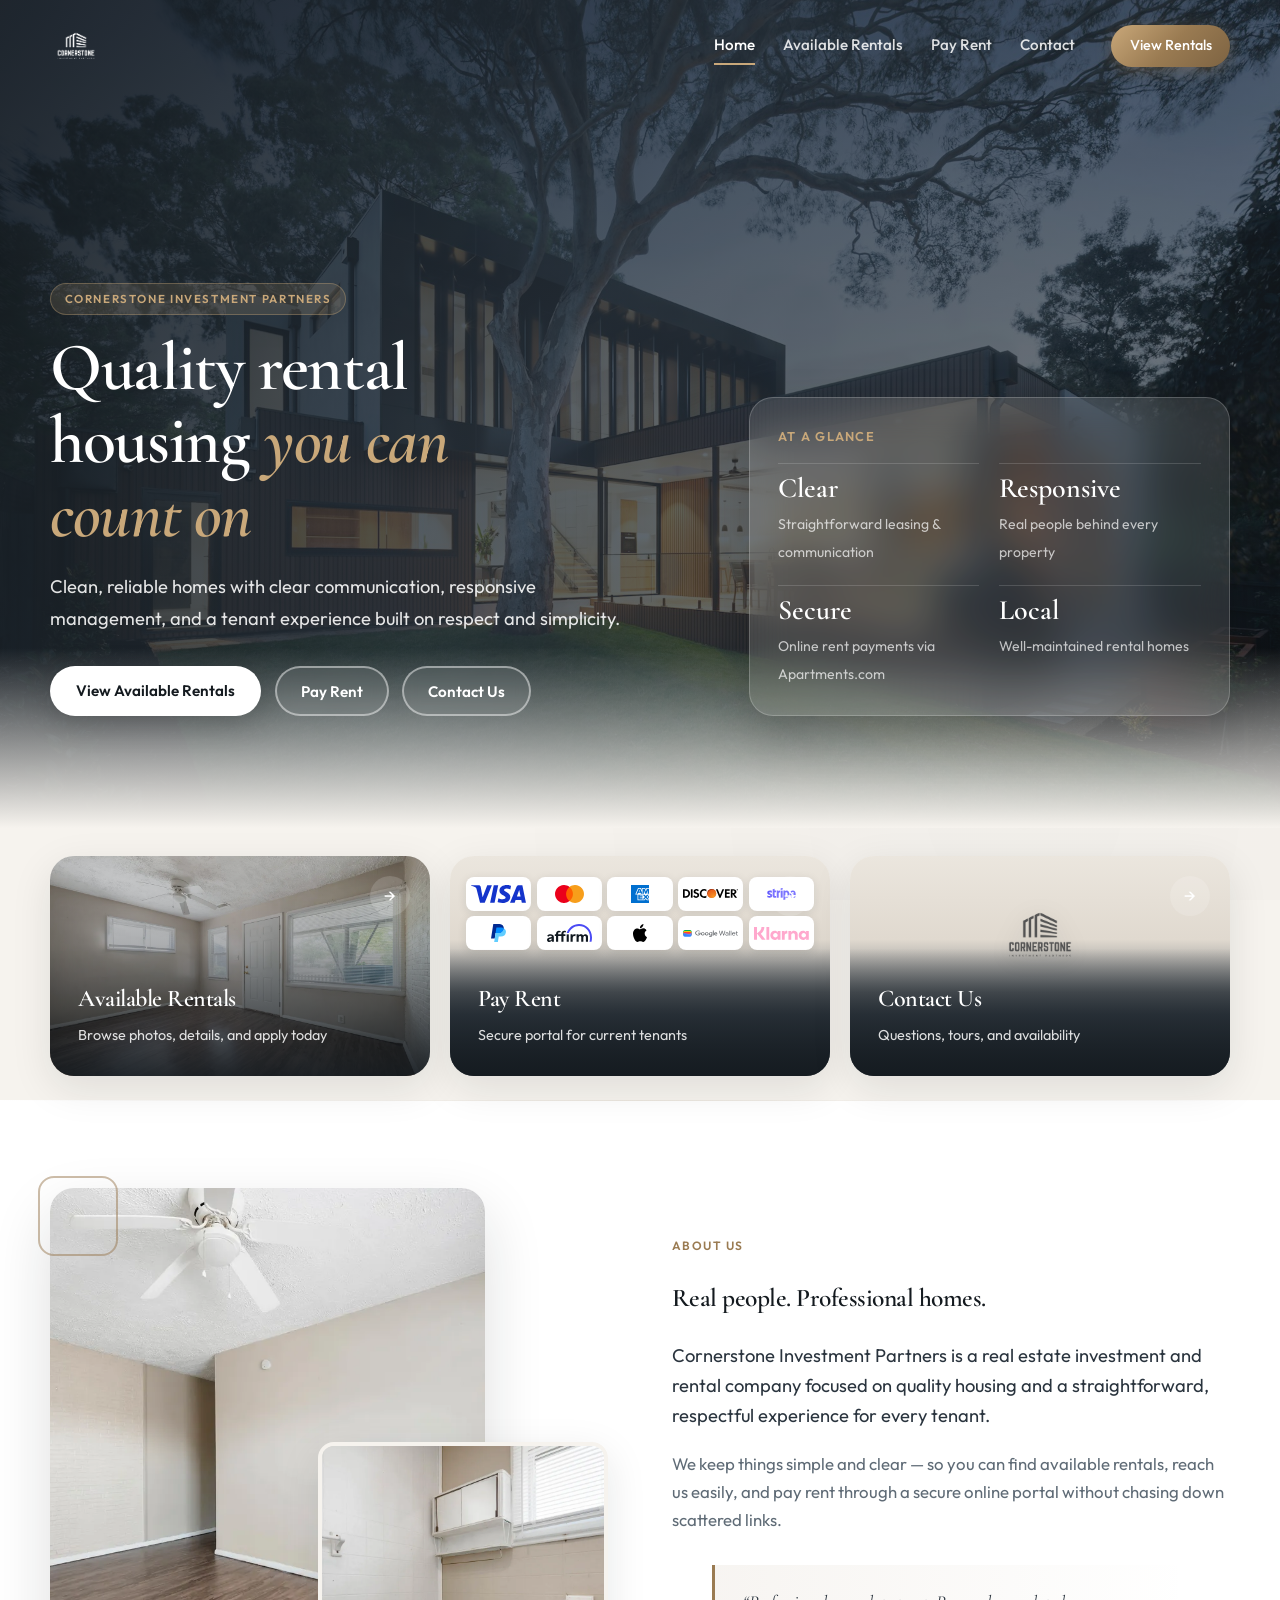
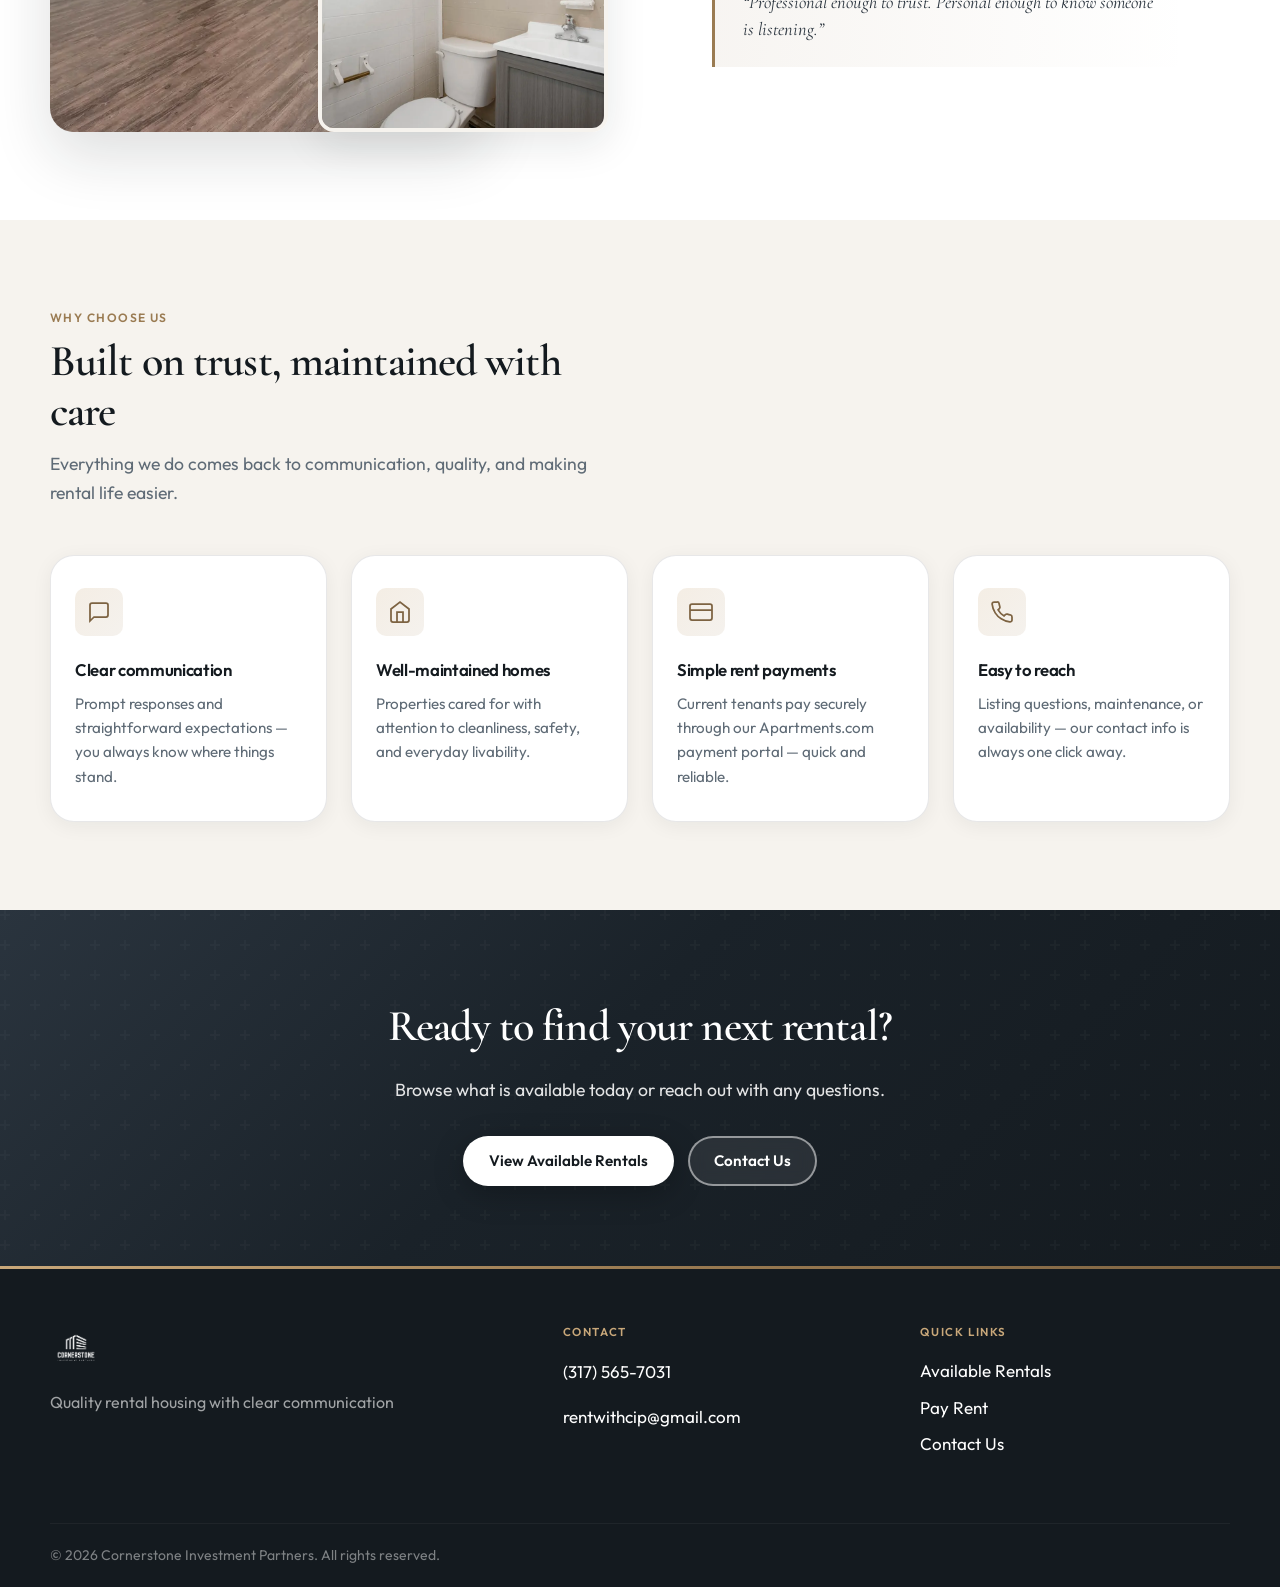
<file: index.html>
<!DOCTYPE html>
<html lang="en">
  <head>
    <meta charset="UTF-8" />
    <meta name="viewport" content="width=device-width, initial-scale=1.0" />
    <meta
      name="description"
      content="Cornerstone Investment Partners — clean, reliable rental housing with responsive management. View available rentals, pay rent, or contact us."
    />
    <title>Cornerstone Investment Partners | Rental Housing</title>
    <link rel="preconnect" href="https://fonts.googleapis.com" />
    <link rel="preconnect" href="https://fonts.gstatic.com" crossorigin />
    <link
      href="https://fonts.googleapis.com/css2?family=Cormorant+Garamond:ital,wght@0,500;0,600;0,700;1,500&family=Outfit:wght@400;500;600;700&display=swap"
      rel="stylesheet"
    />
    <link rel="stylesheet" href="css/main.css" />
    <link
      rel="icon"
      href="assets/logos/Cornerstone%20Investment%20Partners%20transparent.png"
      type="image/png"
    />
  </head>
  <body class="site-body has-hero">
    <header id="site-header"></header>

    <main>
      <section class="hero">
        <div class="hero-bg" aria-hidden="true"></div>
        <div class="container">
          <div class="hero-grid">
            <div class="hero-content reveal">
              <p class="eyebrow">Cornerstone Investment Partners</p>
              <h1>Quality rental housing <em>you can count on</em></h1>
              <p class="hero-lead">
                Clean, reliable homes with clear communication, responsive
                management, and a tenant experience built on respect and
                simplicity.
              </p>
              <div class="btn-group">
                <a href="rentals.html" class="btn btn-primary">View Available Rentals</a>
                <a href="pay-rent.html" class="btn btn-secondary">Pay Rent</a>
                <a href="contact.html" class="btn btn-secondary">Contact Us</a>
              </div>
            </div>
            <aside class="hero-card reveal reveal-delay-1" aria-label="Highlights">
              <h2>At a glance</h2>
              <ul class="hero-stats">
                <li>
                  <strong>Clear</strong>
                  <span>Straightforward leasing &amp; communication</span>
                </li>
                <li>
                  <strong>Responsive</strong>
                  <span>Real people behind every property</span>
                </li>
                <li>
                  <strong>Secure</strong>
                  <span>Online rent payments via Apartments.com</span>
                </li>
                <li>
                  <strong>Local</strong>
                  <span>Well-maintained rental homes</span>
                </li>
              </ul>
            </aside>
          </div>
        </div>
      </section>

      <section class="quick-actions">
        <div class="container">
          <div class="quick-actions-grid">
            <a href="rentals.html" class="action-card reveal">
              <span class="action-card-arrow" aria-hidden="true">→</span>
              <div
                class="action-card-bg"
                style="background-image: url('assets/properties/e77fbdab17281c38cc154a70d4a5e4e7l-b2607775896rd-w1280_h960.webp')"
              ></div>
              <div class="action-card-content">
                <h3>Available Rentals</h3>
                <p>Browse photos, details, and apply today</p>
              </div>
            </a>
            <a href="pay-rent.html" class="action-card action-card--pay reveal reveal-delay-1">
              <span class="action-card-arrow" aria-hidden="true">→</span>
              <div class="action-card-bg">
                <div class="payment-logos" aria-hidden="true">
                  <span class="payment-logo"><img src="assets/brand-logos/Visa_Inc-_idDUM8TcN7_0.svg" alt="" /></span>
                  <span class="payment-logo"><img src="assets/brand-logos/Mastercard_Symbol_0.svg" alt="" /></span>
                  <span class="payment-logo"><img src="assets/brand-logos/American_Express_Symbol_0.svg" alt="" /></span>
                  <span class="payment-logo"><img src="assets/brand-logos/Discover_idBLtmlzqQ_0.svg" alt="" /></span>
                  <span class="payment-logo"><img src="assets/brand-logos/Stripe_Logo_0.svg" alt="" /></span>
                  <span class="payment-logo"><img src="assets/brand-logos/PayPal_Symbol_0.svg" alt="" /></span>
                  <span class="payment-logo"><img src="assets/brand-logos/Affirm_idiZ_wBgOu_0.svg" alt="" /></span>
                  <span class="payment-logo"><img src="assets/brand-logos/Apple_Logo_0.svg" alt="" /></span>
                  <span class="payment-logo"><img src="assets/brand-logos/Google_Pay_idSiQLNrY-_1.svg" alt="" /></span>
                  <span class="payment-logo"><img src="assets/brand-logos/Klarna_Logo_0.svg" alt="" /></span>
                </div>
              </div>
              <div class="action-card-content">
                <h3>Pay Rent</h3>
                <p>Secure portal for current tenants</p>
              </div>
            </a>
            <a href="contact.html" class="action-card action-card--contact reveal reveal-delay-2">
              <span class="action-card-arrow" aria-hidden="true">→</span>
              <div class="action-card-bg">
                <img
                  src="assets/logos/Cornerstone%20Investment%20Partners%20transparent.png"
                  alt=""
                  class="action-card-brand-logo"
                  width="200"
                  height="auto"
                />
              </div>
              <div class="action-card-content">
                <h3>Contact Us</h3>
                <p>Questions, tours, and availability</p>
              </div>
            </a>
          </div>
        </div>
      </section>

      <section class="section section-alt">
        <div class="container">
          <div class="about-split">
            <div class="about-visual reveal">
              <span class="about-deco" aria-hidden="true"></span>
              <img
                src="assets/properties/e77fbdab17281c38cc154a70d4a5e4e7l-b1862475913rd-w1280_h960.webp"
                alt="Well-maintained rental property interior"
                class="about-img-main"
                loading="lazy"
              />
              <img
                src="assets/properties/e77fbdab17281c38cc154a70d4a5e4e7l-b2514954879rd-w1280_h960.webp"
                alt=""
                class="about-img-accent"
                loading="lazy"
                aria-hidden="true"
              />
            </div>
            <div class="about-content reveal reveal-delay-1">
              <span class="section-label">About us</span>
              <h2>Real people. Professional homes.</h2>
              <p>
                Cornerstone Investment Partners is a real estate investment and
                rental company focused on quality housing and a straightforward,
                respectful experience for every tenant.
              </p>
              <p>
                We keep things simple and clear — so you can find available
                rentals, reach us easily, and pay rent through a secure online
                portal without chasing down scattered links.
              </p>
              <blockquote class="about-quote">
                <p>
                  “Professional enough to trust. Personal enough to know someone
                  is listening.”
                </p>
              </blockquote>
            </div>
          </div>
        </div>
      </section>

      <section class="section">
        <div class="container">
          <div class="section-header reveal">
            <span class="section-label">Why choose us</span>
            <h2>Built on trust, maintained with care</h2>
            <p>
              Everything we do comes back to communication, quality, and making
              rental life easier.
            </p>
          </div>
          <div class="trust-grid">
            <article class="trust-card reveal">
              <div class="trust-icon" aria-hidden="true">
                <svg viewBox="0 0 24 24" fill="none" stroke="currentColor" stroke-width="1.75">
                  <path d="M21 15a2 2 0 0 1-2 2H7l-4 4V5a2 2 0 0 1 2-2h14a2 2 0 0 1 2 2z" />
                </svg>
              </div>
              <h3>Clear communication</h3>
              <p>
                Prompt responses and straightforward expectations — you always
                know where things stand.
              </p>
            </article>
            <article class="trust-card reveal reveal-delay-1">
              <div class="trust-icon" aria-hidden="true">
                <svg viewBox="0 0 24 24" fill="none" stroke="currentColor" stroke-width="1.75">
                  <path d="M3 9l9-7 9 7v11a2 2 0 0 1-2 2H5a2 2 0 0 1-2-2z" />
                  <polyline points="9 22 9 12 15 12 15 22" />
                </svg>
              </div>
              <h3>Well-maintained homes</h3>
              <p>
                Properties cared for with attention to cleanliness, safety, and
                everyday livability.
              </p>
            </article>
            <article class="trust-card reveal reveal-delay-2">
              <div class="trust-icon" aria-hidden="true">
                <svg viewBox="0 0 24 24" fill="none" stroke="currentColor" stroke-width="1.75">
                  <rect x="1" y="4" width="22" height="16" rx="2" ry="2" />
                  <line x1="1" y1="10" x2="23" y2="10" />
                </svg>
              </div>
              <h3>Simple rent payments</h3>
              <p>
                Current tenants pay securely through our Apartments.com payment
                portal — quick and reliable.
              </p>
            </article>
            <article class="trust-card reveal reveal-delay-3">
              <div class="trust-icon" aria-hidden="true">
                <svg viewBox="0 0 24 24" fill="none" stroke="currentColor" stroke-width="1.75">
                  <path d="M22 16.92v3a2 2 0 0 1-2.18 2 19.79 19.79 0 0 1-8.63-3.07 19.5 19.5 0 0 1-6-6 19.79 19.79 0 0 1-3.07-8.67A2 2 0 0 1 4.11 2h3a2 2 0 0 1 2 1.72 12.84 12.84 0 0 0 .7 2.81 2 2 0 0 1-.45 2.11L8.09 9.91a16 16 0 0 0 6 6l1.27-1.27a2 2 0 0 1 2.11-.45 12.84 12.84 0 0 0 2.81.7A2 2 0 0 1 22 16.92z" />
                </svg>
              </div>
              <h3>Easy to reach</h3>
              <p>
                Listing questions, maintenance, or availability — our contact
                info is always one click away.
              </p>
            </article>
          </div>
        </div>
      </section>

      <section class="cta-band">
        <div class="container reveal">
          <h2>Ready to find your next rental?</h2>
          <p>Browse what is available today or reach out with any questions.</p>
          <div class="btn-group" style="justify-content: center">
            <a href="rentals.html" class="btn btn-primary">View Available Rentals</a>
            <a href="contact.html" class="btn btn-secondary">Contact Us</a>
          </div>
        </div>
      </section>
    </main>

    <footer id="site-footer"></footer>

    <script src="js/site-config.js"></script>
    <script src="js/main.js"></script>
  </body>
</html>
</file>
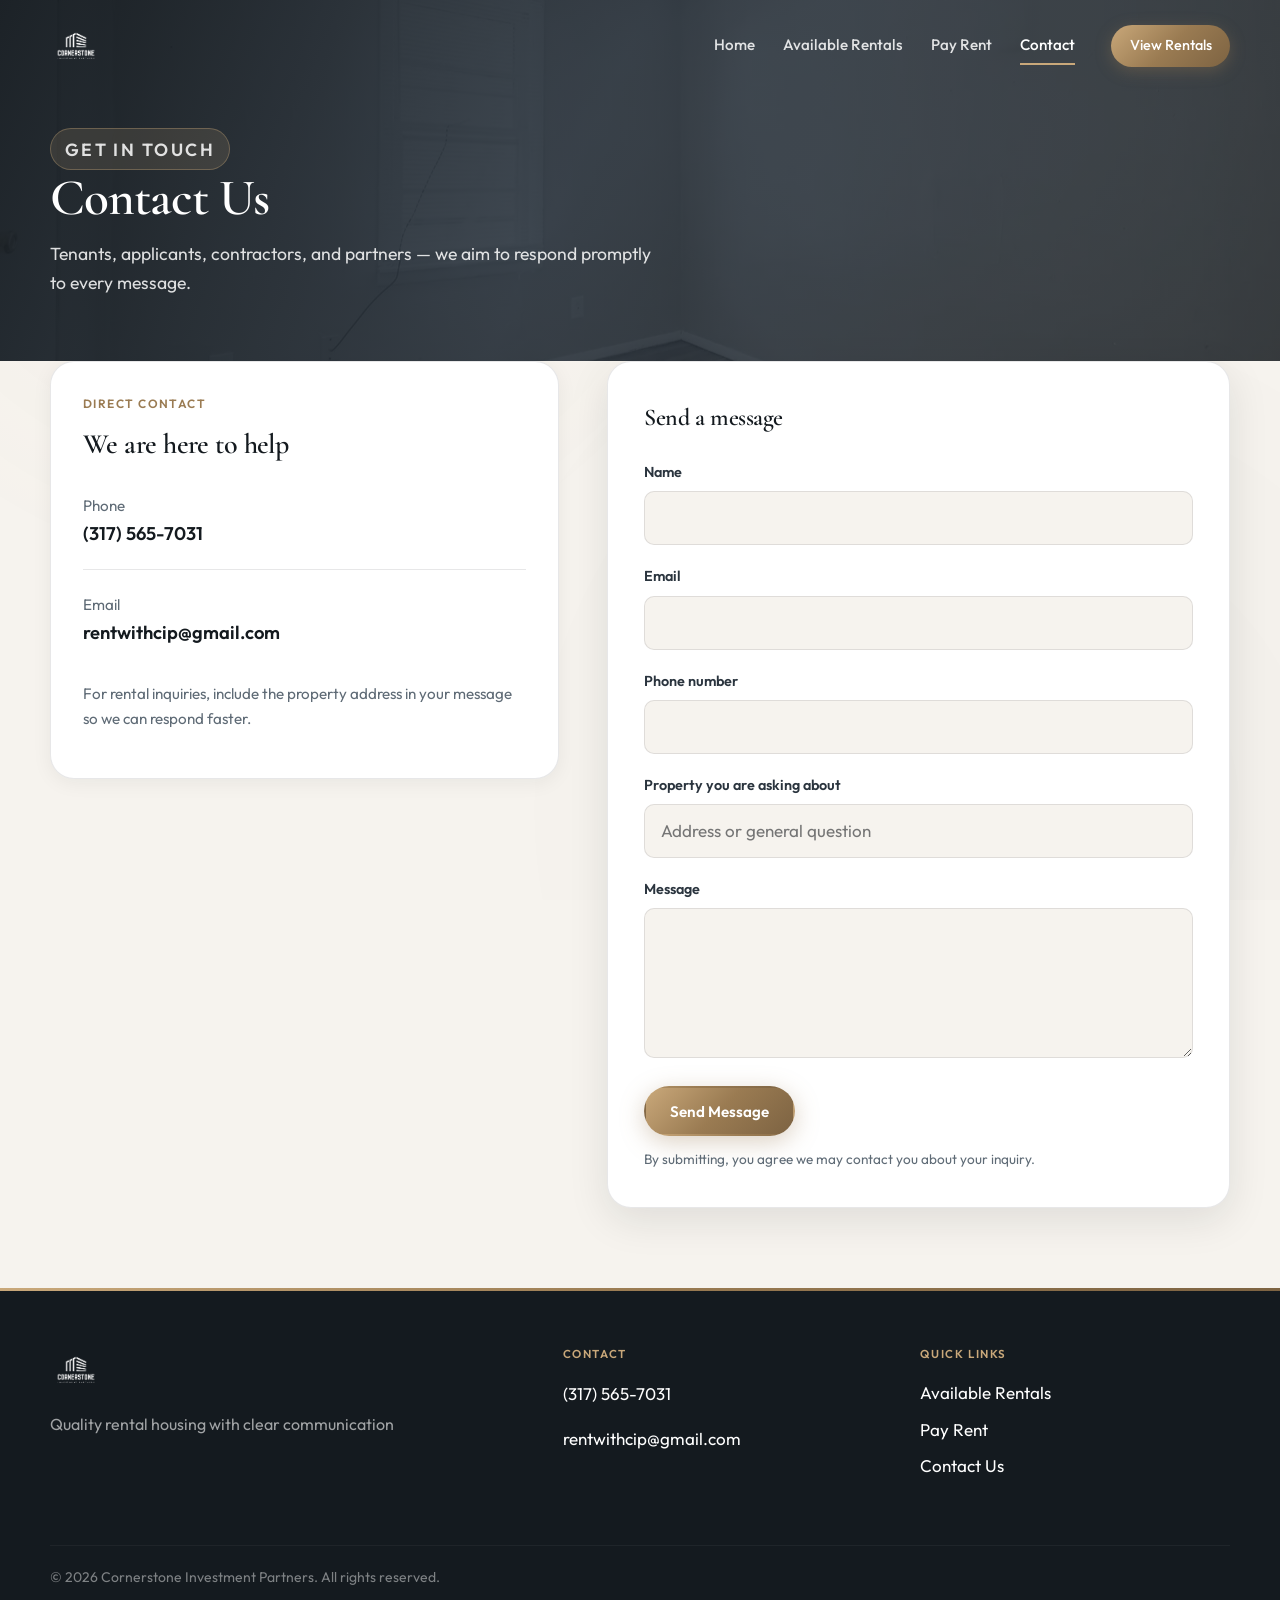
<file: contact.html>
<!DOCTYPE html>
<html lang="en">
  <head>
    <meta charset="UTF-8" />
    <meta name="viewport" content="width=device-width, initial-scale=1.0" />
    <meta
      name="description"
      content="Contact Cornerstone Investment Partners — questions about rentals, applications, maintenance, and more."
    />
    <title>Contact Us | Cornerstone Investment Partners</title>
    <link rel="preconnect" href="https://fonts.googleapis.com" />
    <link rel="preconnect" href="https://fonts.gstatic.com" crossorigin />
    <link
      href="https://fonts.googleapis.com/css2?family=Cormorant+Garamond:ital,wght@0,500;0,600;0,700;1,500&family=Outfit:wght@400;500;600;700&display=swap"
      rel="stylesheet"
    />
    <link rel="stylesheet" href="css/main.css" />
    <link
      rel="icon"
      href="assets/logos/Cornerstone%20Investment%20Partners%20transparent.png"
      type="image/png"
    />
  </head>
  <body class="site-body has-hero">
    <header id="site-header"></header>

    <main>
      <header class="page-header">
        <div
          class="page-header-bg"
          style="background-image: url('assets/properties/e77fbdab17281c38cc154a70d4a5e4e7l-b490652458rd-w1280_h960.webp')"
          aria-hidden="true"
        ></div>
        <div class="container reveal">
          <p class="eyebrow">Get in touch</p>
          <h1>Contact Us</h1>
          <p>
            Tenants, applicants, contractors, and partners — we aim to respond
            promptly to every message.
          </p>
        </div>
      </header>

      <div class="container contact-layout">
        <div class="contact-info reveal">
          <span class="section-label">Direct contact</span>
          <h2>We are here to help</h2>
          <ul>
            <li>
              <span class="contact-note">Phone</span><br />
              <a id="contact-phone" href="tel:"></a>
            </li>
            <li>
              <span class="contact-note">Email</span><br />
              <a id="contact-email" href="mailto:"></a>
            </li>
          </ul>
          <p class="contact-note">
            For rental inquiries, include the property address in your message
            so we can respond faster.
          </p>
        </div>

        <div class="contact-form-wrap reveal reveal-delay-1">
          <h2>Send a message</h2>
          <form id="contact-form" method="POST">
            <div class="form-group">
              <label for="name">Name</label>
              <input type="text" id="name" name="name" required autocomplete="name" />
            </div>
            <div class="form-group">
              <label for="email">Email</label>
              <input type="email" id="email" name="email" required autocomplete="email" />
            </div>
            <div class="form-group">
              <label for="phone">Phone number</label>
              <input type="tel" id="phone" name="phone" autocomplete="tel" />
            </div>
            <div class="form-group">
              <label for="property">Property you are asking about</label>
              <input
                type="text"
                id="property"
                name="property"
                placeholder="Address or general question"
              />
            </div>
            <div class="form-group">
              <label for="message">Message</label>
              <textarea id="message" name="message" required></textarea>
            </div>
            <button type="submit" class="btn btn-primary">Send Message</button>
            <p class="form-hint">
              By submitting, you agree we may contact you about your inquiry.
            </p>
          </form>
        </div>
      </div>
    </main>

    <footer id="site-footer"></footer>

    <script src="js/site-config.js"></script>
    <script src="js/main.js"></script>
    <script>
      document.addEventListener("DOMContentLoaded", function () {
        var c = window.SITE_CONFIG || {};
        var phone = document.getElementById("contact-phone");
        var email = document.getElementById("contact-email");
        if (phone && c.phone) {
          phone.textContent = c.phone;
          phone.href = "tel:" + c.phone.replace(/\D/g, "");
        }
        if (email && c.email) {
          email.textContent = c.email;
          email.href = "mailto:" + c.email;
        }
      });
    </script>
  </body>
</html>
</file>
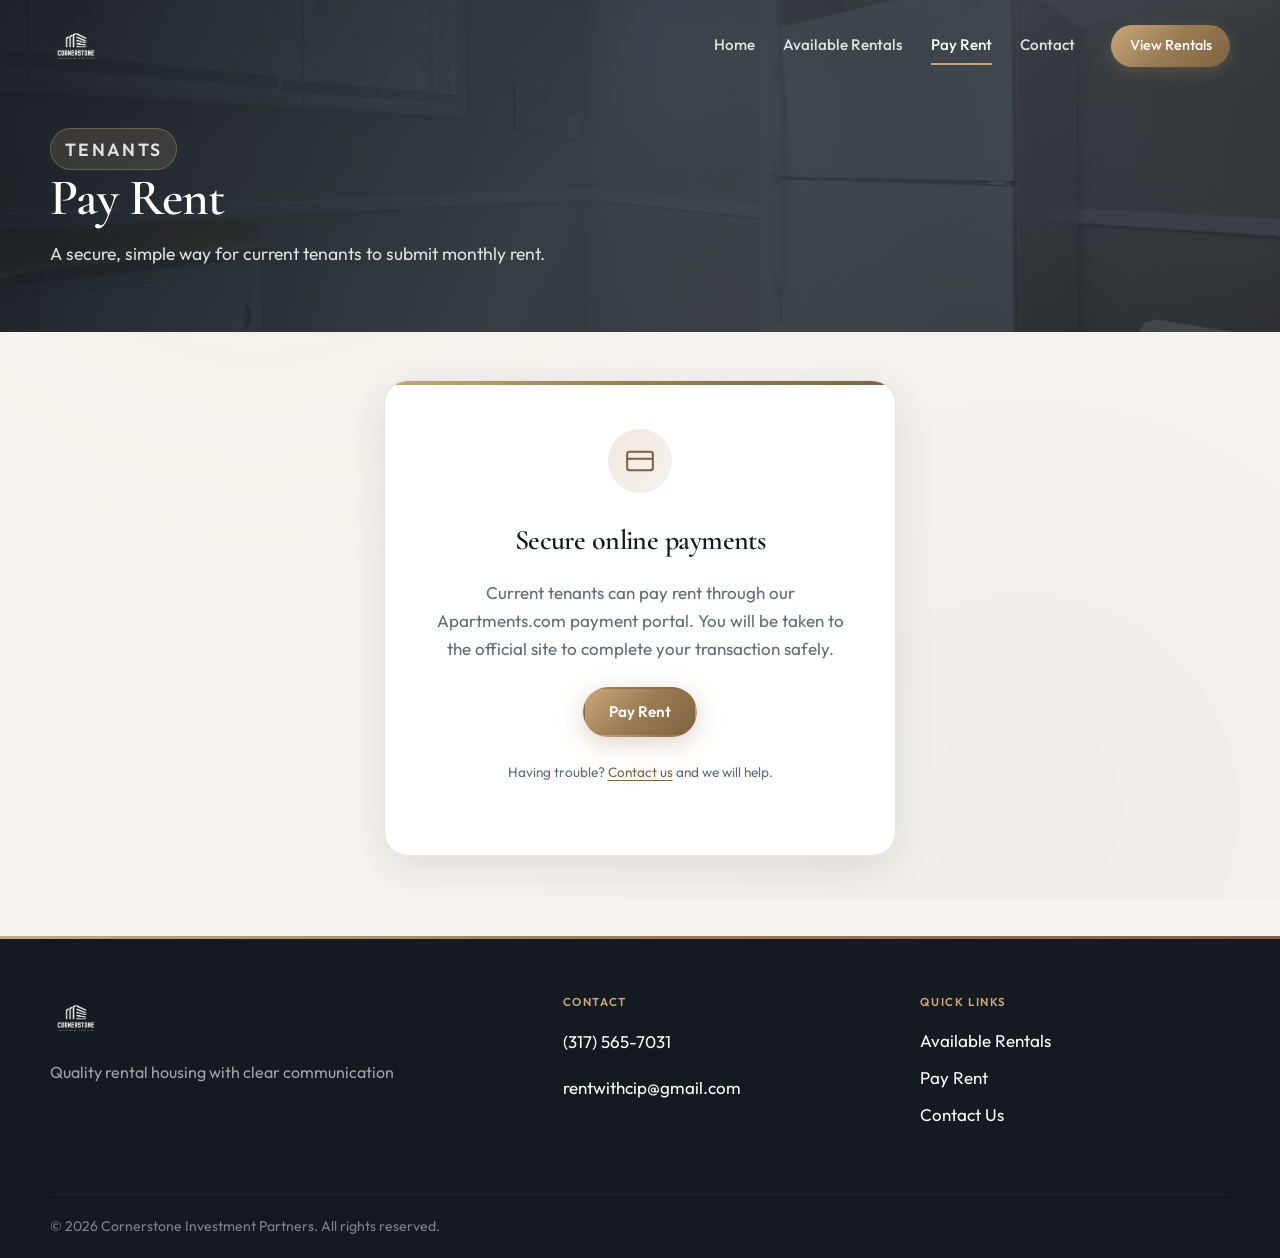
<file: pay-rent.html>
<!DOCTYPE html>
<html lang="en">
  <head>
    <meta charset="UTF-8" />
    <meta name="viewport" content="width=device-width, initial-scale=1.0" />
    <meta
      name="description"
      content="Pay rent securely online through the Cornerstone Investment Partners Apartments.com payment portal."
    />
    <title>Pay Rent | Cornerstone Investment Partners</title>
    <link rel="preconnect" href="https://fonts.googleapis.com" />
    <link rel="preconnect" href="https://fonts.gstatic.com" crossorigin />
    <link
      href="https://fonts.googleapis.com/css2?family=Cormorant+Garamond:ital,wght@0,500;0,600;0,700;1,500&family=Outfit:wght@400;500;600;700&display=swap"
      rel="stylesheet"
    />
    <link rel="stylesheet" href="css/main.css" />
    <link
      rel="icon"
      href="assets/logos/Cornerstone%20Investment%20Partners%20transparent.png"
      type="image/png"
    />
  </head>
  <body class="site-body has-hero">
    <header id="site-header"></header>

    <main>
      <header class="page-header">
        <div
          class="page-header-bg"
          style="background-image: url('assets/properties/e77fbdab17281c38cc154a70d4a5e4e7l-b3449399081rd-w1280_h960.webp')"
          aria-hidden="true"
        ></div>
        <div class="container reveal">
          <p class="eyebrow">Tenants</p>
          <h1>Pay Rent</h1>
          <p>A secure, simple way for current tenants to submit monthly rent.</p>
        </div>
      </header>

      <div class="container">
        <div class="simple-page-card reveal">
          <div class="simple-page-icon" aria-hidden="true">
            <svg width="28" height="28" viewBox="0 0 24 24" fill="none" stroke="currentColor" stroke-width="1.75">
              <rect x="1" y="4" width="22" height="16" rx="2" ry="2" />
              <line x1="1" y1="10" x2="23" y2="10" />
            </svg>
          </div>
          <h2>Secure online payments</h2>
          <p>
            Current tenants can pay rent through our Apartments.com payment
            portal. You will be taken to the official site to complete your
            transaction safely.
          </p>
          <a href="#" class="btn btn-primary" data-pay-rent>Pay Rent</a>
          <p class="form-hint" style="margin-top: 1.5rem">
            Having trouble? <a href="contact.html">Contact us</a> and we will help.
          </p>
        </div>
      </div>
    </main>

    <footer id="site-footer"></footer>

    <script src="js/site-config.js"></script>
    <script src="js/main.js"></script>
  </body>
</html>
</file>
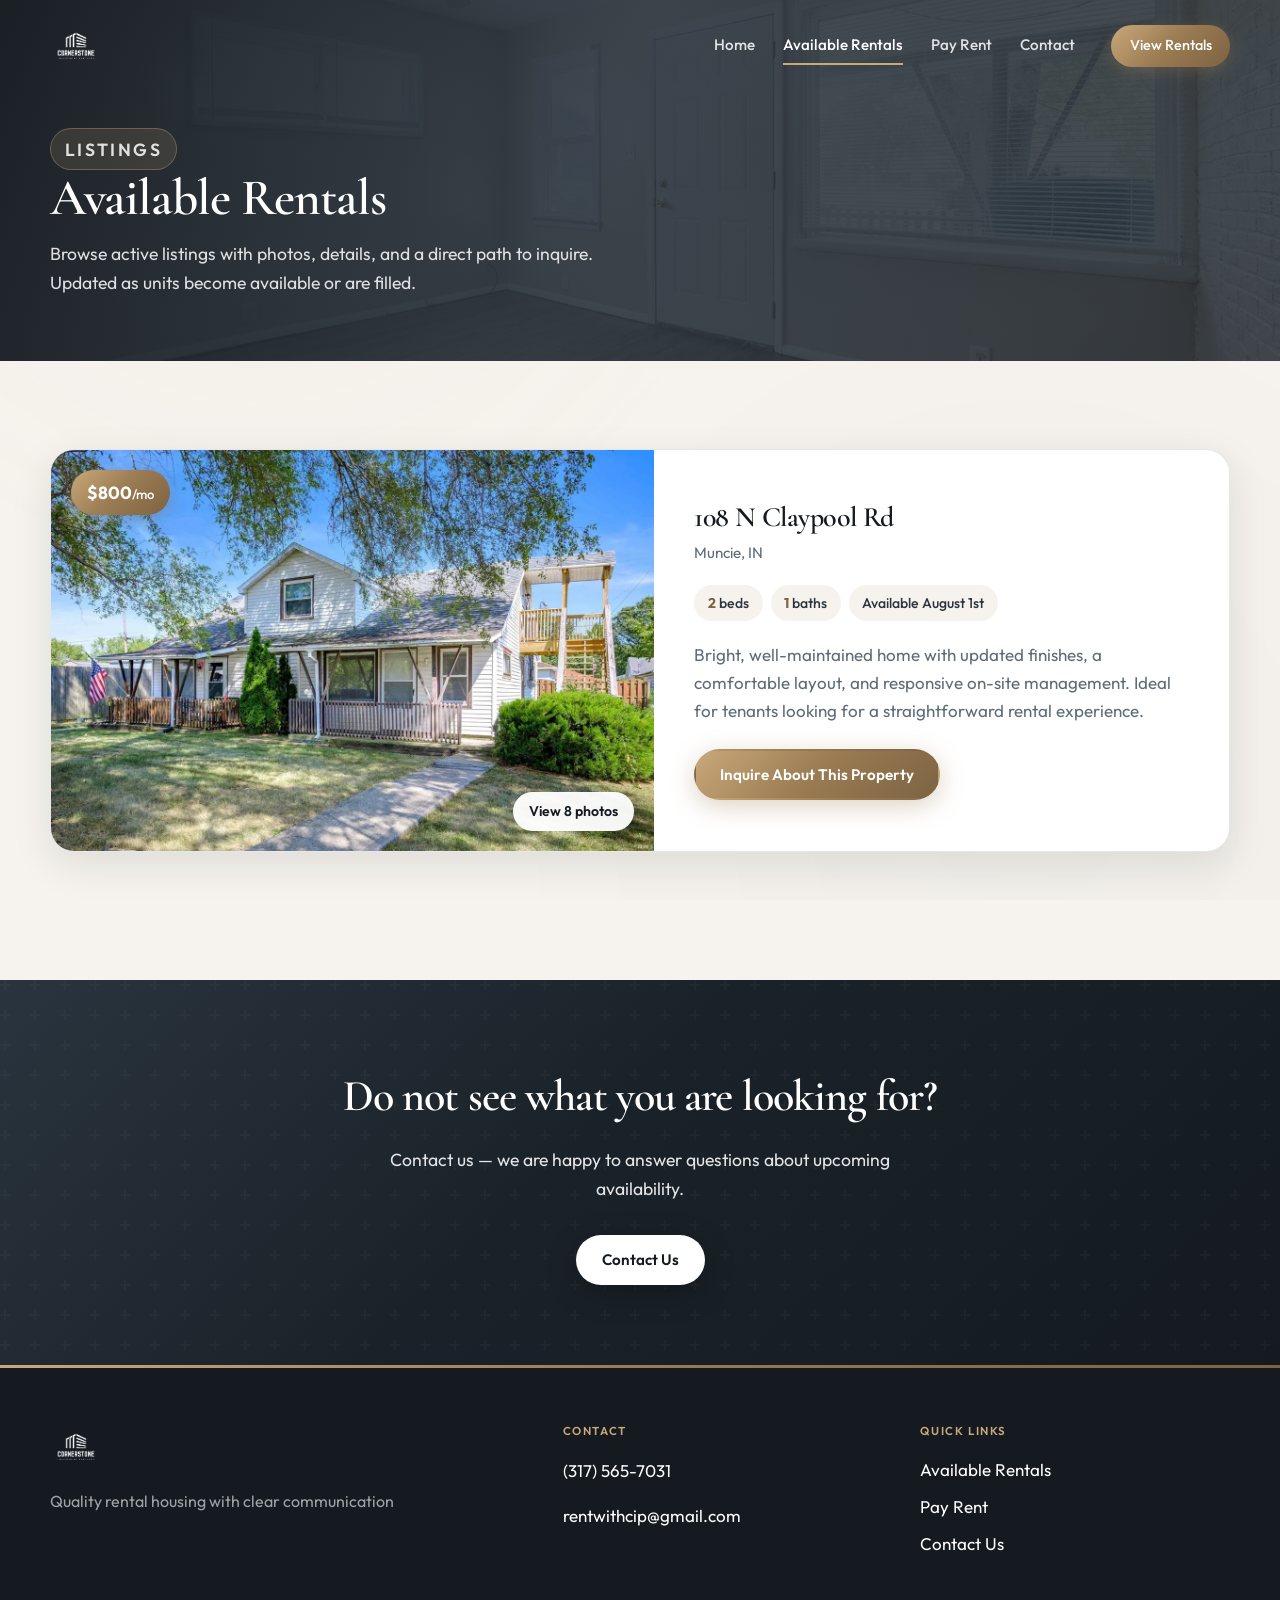
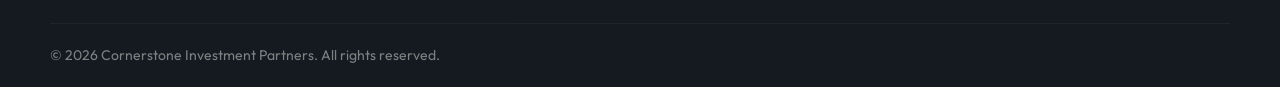
<file: rentals.html>
<!DOCTYPE html>
<html lang="en">
  <head>
    <meta charset="UTF-8" />
    <meta name="viewport" content="width=device-width, initial-scale=1.0" />
    <meta
      name="description"
      content="Browse available rental properties from Cornerstone Investment Partners."
    />
    <title>Available Rentals | Cornerstone Investment Partners</title>
    <link rel="preconnect" href="https://fonts.googleapis.com" />
    <link rel="preconnect" href="https://fonts.gstatic.com" crossorigin />
    <link
      href="https://fonts.googleapis.com/css2?family=Cormorant+Garamond:ital,wght@0,500;0,600;0,700;1,500&family=Outfit:wght@400;500;600;700&display=swap"
      rel="stylesheet"
    />
    <link rel="stylesheet" href="css/main.css" />
    <link
      rel="icon"
      href="assets/logos/Cornerstone%20Investment%20Partners%20transparent.png"
      type="image/png"
    />
  </head>
  <body class="site-body has-hero">
    <header id="site-header"></header>

    <main>
      <header class="page-header">
        <div
          class="page-header-bg"
          style="background-image: url('assets/properties/e77fbdab17281c38cc154a70d4a5e4e7l-b2607775896rd-w1280_h960.webp')"
          aria-hidden="true"
        ></div>
        <div class="container reveal">
          <p class="eyebrow">Listings</p>
          <h1>Available Rentals</h1>
          <p>
            Browse active listings with photos, details, and a direct path to
            inquire. Updated as units become available or are filled.
          </p>
        </div>
      </header>

      <section class="section">
        <div class="container" id="rentals-list">
          <!-- Populated by js/main.js from js/properties.js -->
        </div>
      </section>

      <section class="cta-band">
        <div class="container reveal">
          <h2>Do not see what you are looking for?</h2>
          <p>Contact us — we are happy to answer questions about upcoming availability.</p>
          <a href="contact.html" class="btn btn-primary">Contact Us</a>
        </div>
      </section>
    </main>

    <footer id="site-footer"></footer>

    <script src="js/site-config.js"></script>
    <script src="js/properties.js"></script>
    <script src="js/main.js"></script>
  </body>
</html>
</file>
<file: css/main.css>
/* Cornerstone Investment Partners */

:root {
  --color-ink: #141a1f;
  --color-slate: #2a343e;
  --color-muted: #5f6b76;
  --color-cream: #f6f3ee;
  --color-cream-dark: #ebe6de;
  --color-surface: #ffffff;
  --color-border: rgba(20, 26, 31, 0.1);
  --color-accent: #9a7b52;
  --color-accent-dark: #7d6342;
  --color-accent-glow: rgba(154, 123, 82, 0.35);
  --color-highlight: #c9a87a;
  --gradient-warm: linear-gradient(135deg, #2a343e 0%, #1a2229 45%, #141a1f 100%);
  --gradient-gold: linear-gradient(135deg, #c9a87a 0%, #9a7b52 50%, #7d6342 100%);
  --gradient-hero: linear-gradient(
    115deg,
    rgba(20, 26, 31, 0.92) 0%,
    rgba(42, 52, 62, 0.78) 45%,
    rgba(20, 26, 31, 0.55) 100%
  );
  --font-display: "Cormorant Garamond", Georgia, "Times New Roman", serif;
  --font-body: "Outfit", system-ui, sans-serif;
  --radius-sm: 10px;
  --radius: 16px;
  --radius-lg: 24px;
  --shadow-sm: 0 4px 20px rgba(20, 26, 31, 0.06);
  --shadow: 0 12px 40px rgba(20, 26, 31, 0.1);
  --shadow-lg: 0 24px 60px rgba(20, 26, 31, 0.14);
  --max-width: 1180px;
  --header-height: 92px;
  --ease-out: cubic-bezier(0.22, 1, 0.36, 1);
}

*,
*::before,
*::after {
  box-sizing: border-box;
}

html {
  scroll-behavior: smooth;
}

body {
  margin: 0;
  font-family: var(--font-body);
  font-size: 1.0625rem;
  line-height: 1.65;
  color: var(--color-ink);
  background: var(--color-cream);
  -webkit-font-smoothing: antialiased;
}

body::before {
  content: "";
  position: fixed;
  inset: 0;
  pointer-events: none;
  z-index: -1;
  opacity: 0.4;
  background-image: radial-gradient(
      circle at 20% 10%,
      rgba(201, 168, 122, 0.12) 0%,
      transparent 40%
    ),
    radial-gradient(
      circle at 80% 90%,
      rgba(42, 52, 62, 0.06) 0%,
      transparent 45%
    );
}

img {
  max-width: 100%;
  height: auto;
  display: block;
}

a {
  color: var(--color-accent-dark);
  text-decoration-thickness: 1px;
  text-underline-offset: 3px;
  transition: color 0.2s var(--ease-out);
}

a:hover {
  color: var(--color-accent);
}

.container {
  width: min(100% - 2.5rem, var(--max-width));
  margin-inline: auto;
}

.sr-only {
  position: absolute;
  width: 1px;
  height: 1px;
  padding: 0;
  margin: -1px;
  overflow: hidden;
  clip: rect(0, 0, 0, 0);
  white-space: nowrap;
  border: 0;
}

/* Typography */
h1,
h2,
h3,
.page-header h1,
.hero h1,
.section-header h2,
.cta-band h2 {
  font-family: var(--font-display);
  font-weight: 600;
  letter-spacing: -0.02em;
}

.eyebrow {
  display: inline-block;
  margin: 0 0 1rem;
  padding: 0.35rem 0.85rem;
  font-family: var(--font-body);
  font-size: 0.72rem;
  font-weight: 600;
  letter-spacing: 0.14em;
  text-transform: uppercase;
  color: var(--color-highlight);
  background: rgba(201, 168, 122, 0.15);
  border: 1px solid rgba(201, 168, 122, 0.35);
  border-radius: 100px;
}

.section-label {
  display: block;
  font-size: 0.75rem;
  font-weight: 600;
  letter-spacing: 0.12em;
  text-transform: uppercase;
  color: var(--color-accent);
  margin-bottom: 0.5rem;
}

/* Header */
#site-header {
  position: fixed;
  top: 0;
  left: 0;
  right: 0;
  z-index: 100;
  transition: background 0.35s var(--ease-out), box-shadow 0.35s var(--ease-out),
    border-color 0.35s var(--ease-out);
}

#site-header.header--transparent {
  background: transparent;
  border-bottom: 1px solid transparent;
}

#site-header.header--transparent .nav-link {
  color: rgba(255, 255, 255, 0.85);
}

#site-header.header--transparent .nav-link:hover,
#site-header.header--transparent .nav-link.is-active {
  color: #fff;
  border-bottom-color: var(--color-highlight);
}

#site-header.header--transparent .logo {
  filter: brightness(0) invert(1);
}

#site-header.header--transparent .nav-toggle {
  border-color: rgba(255, 255, 255, 0.35);
}

#site-header.header--transparent .nav-toggle-bar {
  background: #fff;
}

#site-header.header--scrolled,
#site-header:not(.header--transparent) {
  background: rgba(255, 255, 255, 0.92);
  backdrop-filter: blur(16px);
  -webkit-backdrop-filter: blur(16px);
  border-bottom: 1px solid var(--color-border);
  box-shadow: var(--shadow-sm);
}

#site-header.header--scrolled .logo,
#site-header:not(.header--transparent) .logo {
  filter: none;
}

.header-inner {
  display: flex;
  align-items: center;
  justify-content: space-between;
  min-height: var(--header-height);
  gap: 1rem;
}

.logo-link {
  display: flex;
  align-items: center;
  text-decoration: none;
  flex-shrink: 0;
  transition: transform 0.25s var(--ease-out);
}

.logo-link:hover {
  transform: scale(1.02);
}

.logo {
  height: 52px;
  width: auto;
  transition: filter 0.35s var(--ease-out);
}

.nav-toggle {
  display: none;
  flex-direction: column;
  gap: 5px;
  padding: 0.55rem;
  background: rgba(255, 255, 255, 0.08);
  border: 1px solid var(--color-border);
  border-radius: var(--radius-sm);
  cursor: pointer;
}

.nav-toggle-bar {
  display: block;
  width: 22px;
  height: 2px;
  background: var(--color-ink);
  border-radius: 1px;
}

.site-nav {
  display: flex;
  align-items: center;
  gap: 0.35rem 1.75rem;
  flex-wrap: wrap;
}

.nav-link {
  text-decoration: none;
  color: var(--color-muted);
  font-weight: 500;
  font-size: 0.95rem;
  padding: 0.35rem 0;
  border-bottom: 2px solid transparent;
  transition: color 0.2s, border-color 0.2s;
}

.nav-link:hover,
.nav-link.is-active {
  color: var(--color-ink);
  border-bottom-color: var(--color-accent);
}

.nav-cta {
  margin-left: 0.5rem;
  padding: 0.55rem 1.15rem !important;
  font-size: 0.9rem !important;
  border-bottom: none !important;
  border-radius: 100px;
  background: var(--gradient-gold);
  color: #fff !important;
  box-shadow: 0 4px 16px var(--color-accent-glow);
}

.nav-cta:hover {
  transform: translateY(-1px);
  box-shadow: 0 6px 22px var(--color-accent-glow);
  color: #fff !important;
}

/* Buttons */
.btn {
  display: inline-flex;
  align-items: center;
  justify-content: center;
  gap: 0.5rem;
  padding: 0.85rem 1.5rem;
  font-family: var(--font-body);
  font-size: 0.95rem;
  font-weight: 600;
  line-height: 1.25;
  text-decoration: none;
  border-radius: 100px;
  border: 2px solid transparent;
  cursor: pointer;
  transition: transform 0.25s var(--ease-out), box-shadow 0.25s var(--ease-out),
    background 0.25s, color 0.25s, border-color 0.25s;
}

.btn:hover {
  transform: translateY(-2px);
}

.btn-primary {
  background: var(--gradient-gold);
  color: #fff;
  border-color: transparent;
  box-shadow: 0 6px 24px var(--color-accent-glow);
}

.btn-primary:hover {
  color: #fff;
  box-shadow: 0 10px 32px var(--color-accent-glow);
}

.btn-secondary {
  background: rgba(255, 255, 255, 0.08);
  color: #fff;
  border-color: rgba(255, 255, 255, 0.45);
  backdrop-filter: blur(8px);
}

.btn-secondary:hover {
  background: #fff;
  color: var(--color-ink);
  border-color: #fff;
}

.btn-ghost {
  background: transparent;
  color: var(--color-ink);
  border-color: var(--color-border);
}

.btn-ghost:hover {
  background: var(--color-surface);
  border-color: var(--color-accent);
  color: var(--color-accent-dark);
}

.btn-text {
  background: rgba(255, 255, 255, 0.95);
  border: none;
  padding: 0.5rem 1rem;
  font: inherit;
  font-weight: 600;
  font-size: 0.88rem;
  color: var(--color-ink);
  cursor: pointer;
  border-radius: 100px;
  box-shadow: var(--shadow-sm);
  transition: transform 0.2s, box-shadow 0.2s;
}

.btn-text:hover {
  transform: scale(1.03);
  box-shadow: var(--shadow);
  color: var(--color-ink);
}

.btn-group {
  display: flex;
  flex-wrap: wrap;
  gap: 0.85rem;
}

/* Hero */
.hero {
  position: relative;
  min-height: min(92vh, 880px);
  display: flex;
  align-items: flex-end;
  color: #fff;
  overflow: hidden;
  padding-top: var(--header-height);
}

.hero-bg {
  position: absolute;
  inset: 0;
  background: var(--color-slate)
    url("../assets/general/hero-rental.jpg")
    center / cover no-repeat;
  animation: heroKenBurns 22s ease-in-out infinite alternate;
}

@keyframes heroKenBurns {
  from {
    transform: scale(1);
  }
  to {
    transform: scale(1.08);
  }
}

.hero::before {
  content: "";
  position: absolute;
  inset: 0;
  background: var(--gradient-hero);
  z-index: 1;
}

.hero::after {
  content: "";
  position: absolute;
  bottom: 0;
  left: 0;
  right: 0;
  height: 180px;
  background: linear-gradient(to top, var(--color-cream), transparent);
  z-index: 2;
  pointer-events: none;
}

.hero .container {
  position: relative;
  z-index: 3;
  padding-block: 5rem 7rem;
  width: min(100% - 2.5rem, var(--max-width));
  margin-inline: auto;
}

.hero-grid {
  display: grid;
  grid-template-columns: 1.15fr 0.85fr;
  gap: 3rem;
  align-items: end;
}

.hero h1 {
  margin: 0 0 1.25rem;
  font-size: clamp(2.5rem, 5.5vw, 4.25rem);
  font-weight: 600;
  line-height: 1.08;
  max-width: 14ch;
}

.hero h1 em {
  font-style: italic;
  color: var(--color-highlight);
}

.hero-lead {
  margin: 0 0 2rem;
  font-size: 1.15rem;
  max-width: 36rem;
  line-height: 1.7;
  color: rgba(255, 255, 255, 0.88);
}

.hero-card {
  background: rgba(255, 255, 255, 0.1);
  backdrop-filter: blur(20px);
  -webkit-backdrop-filter: blur(20px);
  border: 1px solid rgba(255, 255, 255, 0.2);
  border-radius: var(--radius-lg);
  padding: 1.75rem;
  box-shadow: 0 20px 50px rgba(0, 0, 0, 0.2);
}

.hero-card h2 {
  margin: 0 0 1rem;
  font-family: var(--font-body);
  font-size: 0.8rem;
  font-weight: 600;
  letter-spacing: 0.1em;
  text-transform: uppercase;
  color: var(--color-highlight);
}

.hero-stats {
  display: grid;
  grid-template-columns: 1fr 1fr;
  gap: 1.25rem;
  list-style: none;
  margin: 0;
  padding: 0;
}

.hero-stats li {
  padding-top: 0.5rem;
  border-top: 1px solid rgba(255, 255, 255, 0.15);
}

.hero-stats strong {
  display: block;
  font-family: var(--font-display);
  font-size: 1.75rem;
  font-weight: 600;
  line-height: 1.2;
  margin-bottom: 0.2rem;
}

.hero-stats span {
  font-size: 0.88rem;
  color: rgba(255, 255, 255, 0.7);
}

.hero .btn-primary {
  background: #fff;
  color: var(--color-ink);
  box-shadow: 0 8px 30px rgba(0, 0, 0, 0.2);
}

.hero .btn-primary:hover {
  background: var(--color-cream);
  color: var(--color-ink);
}

/* Quick actions */
.quick-actions {
  margin-top: 1.25rem;
  position: relative;
  z-index: 10;
  padding-top: 0.5rem;
  padding-bottom: 1.5rem;
}

.quick-actions-grid {
  display: grid;
  grid-template-columns: repeat(3, 1fr);
  gap: 1.25rem;
}

.action-card {
  position: relative;
  display: flex;
  flex-direction: column;
  justify-content: flex-end;
  min-height: 220px;
  padding: 1.75rem;
  border-radius: var(--radius-lg);
  overflow: hidden;
  text-decoration: none;
  color: #fff;
  box-shadow: var(--shadow);
  transition: transform 0.35s var(--ease-out), box-shadow 0.35s var(--ease-out);
}

.action-card:hover {
  transform: translateY(-6px);
  box-shadow: var(--shadow-lg);
  color: #fff;
}

.action-card-bg {
  position: absolute;
  inset: 0;
  background-size: cover;
  background-position: center;
  transition: transform 0.6s var(--ease-out);
}

.action-card:hover .action-card-bg {
  transform: scale(1.06);
}

.action-card::before {
  content: "";
  position: absolute;
  inset: 0;
  background: linear-gradient(
    to top,
    rgba(20, 26, 31, 0.92) 0%,
    rgba(20, 26, 31, 0.35) 60%,
    rgba(20, 26, 31, 0.15) 100%
  );
  z-index: 1;
}

.action-card-content {
  position: relative;
  z-index: 2;
}

.action-card h3 {
  margin: 0 0 0.35rem;
  font-family: var(--font-display);
  font-size: 1.5rem;
  font-weight: 600;
}

.action-card p {
  margin: 0;
  font-size: 0.9rem;
  opacity: 0.85;
}

.action-card-arrow {
  position: absolute;
  top: 1.25rem;
  right: 1.25rem;
  z-index: 2;
  width: 40px;
  height: 40px;
  display: flex;
  align-items: center;
  justify-content: center;
  background: rgba(255, 255, 255, 0.15);
  border-radius: 50%;
  font-size: 1.1rem;
  transition: background 0.25s;
}

.action-card:hover .action-card-arrow {
  background: var(--color-highlight);
  color: var(--color-ink);
}

/* Pay Rent & Contact — custom card art (same card size as photo card) */
.action-card--pay::before,
.action-card--contact::before {
  background: linear-gradient(
    to top,
    rgba(20, 26, 31, 0.95) 0%,
    rgba(20, 26, 31, 0.55) 38%,
    transparent 58%
  );
}

.action-card--pay .action-card-bg,
.action-card--contact .action-card-bg {
  background-image: none;
  background: linear-gradient(
    180deg,
    #ebe6de 0%,
    #e0d9cf 38%,
    #4a5560 72%,
    #2a343e 100%
  );
  display: flex;
  align-items: center;
  justify-content: center;
  padding: 1.15rem 1rem 5.25rem;
}

.action-card--pay:hover .action-card-bg,
.action-card--contact:hover .action-card-bg {
  transform: none;
}

.payment-logos {
  display: grid;
  grid-template-columns: repeat(3, 1fr);
  gap: 0.45rem;
  width: 100%;
  align-self: flex-start;
  margin-top: 0.15rem;
}

.action-card--pay .payment-logos {
  grid-template-columns: repeat(5, 1fr);
  gap: 0.35rem;
}

.payment-logo {
  display: flex;
  align-items: center;
  justify-content: center;
  min-height: 38px;
  padding: 0.4rem 0.35rem;
  background: #fff;
  border-radius: 8px;
  box-shadow: 0 2px 10px rgba(20, 26, 31, 0.1);
}

.action-card--pay .payment-logo {
  min-height: 34px;
  padding: 0.35rem 0.3rem;
}

.payment-logo img {
  display: block;
  width: 100%;
  max-width: 52px;
  max-height: 20px;
  object-fit: contain;
}

.action-card--pay .payment-logo img {
  max-width: 100%;
  max-height: 18px;
}

.action-card-brand-logo {
  max-width: 72%;
  max-height: 88px;
  width: auto;
  height: auto;
  object-fit: contain;
  align-self: center;
  margin-top: 0.25rem;
  filter: drop-shadow(0 4px 12px rgba(20, 26, 31, 0.12));
}

/* Sections */
.section {
  padding-block: 5.5rem;
}

.section-alt {
  background: var(--color-surface);
  position: relative;
}

.section-alt::before {
  content: "";
  position: absolute;
  top: 0;
  left: 0;
  right: 0;
  height: 1px;
  background: linear-gradient(
    90deg,
    transparent,
    var(--color-cream-dark),
    transparent
  );
}

.section-header {
  margin-bottom: 3rem;
  max-width: 36rem;
}

.section-header h2 {
  margin: 0 0 0.75rem;
  font-size: clamp(2rem, 3.5vw, 2.75rem);
  line-height: 1.15;
  color: var(--color-ink);
}

.section-header p {
  margin: 0;
  color: var(--color-muted);
  font-size: 1.1rem;
}

/* About split */
.about-split {
  display: grid;
  grid-template-columns: 1fr 1fr;
  gap: 4rem;
  align-items: center;
}

.about-visual {
  position: relative;
  min-height: 420px;
}

.about-img-main {
  width: 78%;
  border-radius: var(--radius-lg);
  box-shadow: var(--shadow-lg);
  object-fit: cover;
  aspect-ratio: 4/5;
}

.about-img-accent {
  position: absolute;
  bottom: 0;
  right: 0;
  width: 52%;
  border-radius: var(--radius);
  border: 4px solid var(--color-cream);
  box-shadow: var(--shadow);
  object-fit: cover;
  aspect-ratio: 1;
}

.about-deco {
  position: absolute;
  top: -12px;
  left: -12px;
  width: 80px;
  height: 80px;
  border: 2px solid var(--color-accent);
  border-radius: var(--radius);
  opacity: 0.5;
}

.about-content p {
  color: var(--color-muted);
  font-size: 1.05rem;
}

.about-content p:first-of-type {
  font-size: 1.15rem;
  color: var(--color-slate);
}

.about-quote {
  margin-top: 2rem;
  padding: 1.5rem 1.75rem;
  border-left: 3px solid var(--color-accent);
  background: linear-gradient(90deg, rgba(154, 123, 82, 0.08), transparent);
  border-radius: 0 var(--radius) var(--radius) 0;
}

.about-quote p {
  margin: 0;
  font-family: var(--font-display);
  font-size: 1.35rem;
  font-style: italic;
  color: var(--color-slate) !important;
  line-height: 1.45;
}

/* Trust cards */
.trust-grid {
  display: grid;
  grid-template-columns: repeat(4, 1fr);
  gap: 1.5rem;
}

.trust-card {
  position: relative;
  background: var(--color-surface);
  border: 1px solid var(--color-border);
  border-radius: var(--radius-lg);
  padding: 2rem 1.5rem;
  box-shadow: var(--shadow-sm);
  transition: transform 0.35s var(--ease-out), box-shadow 0.35s var(--ease-out),
    border-color 0.35s;
  overflow: hidden;
}

.trust-card::before {
  content: "";
  position: absolute;
  top: 0;
  left: 0;
  right: 0;
  height: 3px;
  background: var(--gradient-gold);
  transform: scaleX(0);
  transform-origin: left;
  transition: transform 0.35s var(--ease-out);
}

.trust-card:hover {
  transform: translateY(-4px);
  box-shadow: var(--shadow);
  border-color: rgba(154, 123, 82, 0.25);
}

.trust-card:hover::before {
  transform: scaleX(1);
}

.trust-icon {
  width: 48px;
  height: 48px;
  display: flex;
  align-items: center;
  justify-content: center;
  margin-bottom: 1.25rem;
  background: linear-gradient(135deg, rgba(201, 168, 122, 0.2), rgba(154, 123, 82, 0.1));
  border-radius: var(--radius-sm);
  color: var(--color-accent-dark);
}

.trust-icon svg {
  width: 24px;
  height: 24px;
}

.trust-card h3 {
  margin: 0 0 0.5rem;
  font-family: var(--font-body);
  font-size: 1.05rem;
  font-weight: 600;
  color: var(--color-ink);
}

.trust-card p {
  margin: 0;
  color: var(--color-muted);
  font-size: 0.95rem;
  line-height: 1.6;
}

/* CTA band */
.cta-band {
  position: relative;
  text-align: center;
  padding: 5rem 1.5rem;
  background: var(--gradient-warm);
  color: #fff;
  overflow: hidden;
}

.cta-band::before {
  content: "";
  position: absolute;
  inset: 0;
  background: url("data:image/svg+xml,%3Csvg width='60' height='60' viewBox='0 0 60 60' xmlns='http://www.w3.org/2000/svg'%3E%3Cg fill='none' fill-rule='evenodd'%3E%3Cg fill='%23ffffff' fill-opacity='0.03'%3E%3Cpath d='M36 34v-4h-2v4h-4v2h4v4h2v-4h4v-2h-4zm0-30V0h-2v4h-4v2h4v4h2V6h4V4h-4zM6 34v-4H4v4H0v2h4v4h2v-4h4v-2H6zM6 4V0H4v4H0v2h4v4h2V6h4V4H6z'/%3E%3C/g%3E%3C/g%3E%3C/svg%3E");
  opacity: 0.8;
}

.cta-band .container {
  position: relative;
  z-index: 1;
}

.cta-band h2 {
  margin: 0 0 0.75rem;
  font-size: clamp(2rem, 4vw, 2.75rem);
}

.cta-band p {
  margin: 0 0 2rem;
  font-size: 1.1rem;
  opacity: 0.88;
  max-width: 32rem;
  margin-inline: auto;
}

.cta-band .btn-primary {
  background: #fff;
  color: var(--color-ink);
  box-shadow: 0 8px 30px rgba(0, 0, 0, 0.25);
}

.cta-band .btn-primary:hover {
  background: var(--color-cream);
}

.cta-band .btn-secondary {
  border-color: rgba(255, 255, 255, 0.5);
}

/* Page header */
.page-header {
  position: relative;
  padding-block: 8rem 4rem;
  margin-top: 0;
  color: #fff;
  overflow: hidden;
  background: var(--color-slate);
}

.page-header-bg {
  position: absolute;
  inset: 0;
  background-size: cover;
  background-position: center;
  opacity: 0.45;
}

.page-header::before {
  content: "";
  position: absolute;
  inset: 0;
  background: var(--gradient-hero);
  z-index: 1;
}

.page-header .container {
  position: relative;
  z-index: 2;
}

.page-header h1 {
  margin: 0 0 0.75rem;
  font-size: clamp(2.25rem, 4vw, 3.25rem);
  line-height: 1.1;
}

.page-header p {
  margin: 0;
  font-size: 1.1rem;
  max-width: 38rem;
  color: rgba(255, 255, 255, 0.85);
  line-height: 1.65;
}

/* Property cards */
.property-card {
  display: grid;
  grid-template-columns: 1.05fr 1fr;
  gap: 0;
  background: var(--color-surface);
  border: 1px solid var(--color-border);
  border-radius: var(--radius-lg);
  overflow: hidden;
  box-shadow: var(--shadow);
  margin-bottom: 2.5rem;
  transition: box-shadow 0.35s var(--ease-out), transform 0.35s var(--ease-out);
}

.property-card:hover {
  box-shadow: var(--shadow-lg);
  transform: translateY(-2px);
}

.property-gallery {
  position: relative;
  min-height: 340px;
  background: var(--color-cream-dark);
  overflow: hidden;
}

.property-main-photo {
  width: 100%;
  height: 100%;
  object-fit: cover;
  min-height: 340px;
  transition: transform 0.6s var(--ease-out);
}

.property-card:hover .property-main-photo {
  transform: scale(1.04);
}

.property-rent-badge {
  position: absolute;
  top: 1.25rem;
  left: 1.25rem;
  z-index: 2;
  padding: 0.5rem 1rem;
  font-weight: 700;
  font-size: 1.1rem;
  color: #fff;
  background: var(--gradient-gold);
  border-radius: 100px;
  box-shadow: 0 4px 16px var(--color-accent-glow);
}

.gallery-trigger {
  position: absolute;
  bottom: 1.25rem;
  right: 1.25rem;
  z-index: 2;
}

.property-details {
  padding: 2.25rem 2.5rem;
  display: flex;
  flex-direction: column;
  justify-content: center;
}

.property-address {
  margin: 0 0 0.35rem;
  font-family: var(--font-display);
  font-size: 1.75rem;
  font-weight: 600;
  line-height: 1.2;
}

.property-location {
  margin: 0 0 1.25rem;
  color: var(--color-muted);
  font-size: 0.95rem;
}

.property-meta {
  display: flex;
  flex-wrap: wrap;
  gap: 0.5rem;
  list-style: none;
  margin: 0 0 1.25rem;
  padding: 0;
}

.property-meta li {
  padding: 0.4rem 0.85rem;
  font-size: 0.88rem;
  font-weight: 500;
  background: var(--color-cream);
  border-radius: 100px;
  color: var(--color-slate);
}

.property-meta li strong {
  color: var(--color-accent-dark);
}

.property-description {
  margin: 0 0 1.5rem;
  color: var(--color-muted);
  line-height: 1.65;
}

.property-actions {
  display: flex;
  flex-wrap: wrap;
  gap: 0.75rem;
}

.property-actions .btn-secondary {
  background: transparent;
  color: var(--color-ink);
  border-color: var(--color-border);
}

.property-actions .btn-secondary:hover {
  background: var(--color-cream);
  border-color: var(--color-accent);
  color: var(--color-accent-dark);
}

.empty-state {
  text-align: center;
  padding: 4rem 2rem;
  background: var(--color-surface);
  border-radius: var(--radius-lg);
  border: 2px dashed var(--color-cream-dark);
}

.empty-state h2 {
  font-family: var(--font-display);
  margin-top: 0;
}

/* Pay rent */
.simple-page-card {
  max-width: 32rem;
  margin: 3rem auto 5rem;
  padding: 3rem 2.5rem;
  background: var(--color-surface);
  border: 1px solid var(--color-border);
  border-radius: var(--radius-lg);
  box-shadow: var(--shadow);
  text-align: center;
  position: relative;
  overflow: hidden;
}

.simple-page-card::before {
  content: "";
  position: absolute;
  top: 0;
  left: 0;
  right: 0;
  height: 4px;
  background: var(--gradient-gold);
}

.simple-page-icon {
  width: 64px;
  height: 64px;
  margin: 0 auto 1.5rem;
  display: flex;
  align-items: center;
  justify-content: center;
  background: linear-gradient(135deg, rgba(201, 168, 122, 0.25), rgba(154, 123, 82, 0.1));
  border-radius: 50%;
  color: var(--color-accent-dark);
}

.simple-page-card h2 {
  font-family: var(--font-display);
  font-size: 1.75rem;
  margin: 0 0 1rem;
}

.simple-page-card p {
  color: var(--color-muted);
  margin: 0 0 1.5rem;
}

/* Contact */
.contact-layout {
  display: grid;
  grid-template-columns: 0.9fr 1.1fr;
  gap: 3rem;
  padding-bottom: 5rem;
  align-items: start;
}

.contact-info {
  padding: 2rem;
  background: var(--color-surface);
  border-radius: var(--radius-lg);
  border: 1px solid var(--color-border);
  box-shadow: var(--shadow-sm);
}

.contact-info h2 {
  margin-top: 0;
  font-family: var(--font-display);
  font-size: 1.75rem;
}

.contact-info ul {
  list-style: none;
  padding: 0;
  margin: 0 0 2rem;
}

.contact-info li {
  margin-bottom: 1.25rem;
  padding-bottom: 1.25rem;
  border-bottom: 1px solid var(--color-border);
}

.contact-info li:last-child {
  border-bottom: none;
  margin-bottom: 0;
  padding-bottom: 0;
}

.contact-info a {
  font-weight: 600;
  font-size: 1.15rem;
  text-decoration: none;
  color: var(--color-ink);
}

.contact-info a:hover {
  color: var(--color-accent);
}

.contact-note {
  color: var(--color-muted);
  font-size: 0.95rem;
}

.contact-form-wrap {
  background: var(--color-surface);
  border: 1px solid var(--color-border);
  border-radius: var(--radius-lg);
  padding: 2.25rem;
  box-shadow: var(--shadow);
}

.contact-form-wrap h2 {
  margin: 0 0 1.5rem;
  font-family: var(--font-display);
  font-size: 1.5rem;
}

.form-group {
  margin-bottom: 1.25rem;
}

.form-group label {
  display: block;
  margin-bottom: 0.4rem;
  font-weight: 600;
  font-size: 0.9rem;
  color: var(--color-slate);
}

.form-group input,
.form-group textarea,
.form-group select {
  width: 100%;
  padding: 0.75rem 1rem;
  font: inherit;
  border: 1px solid var(--color-border);
  border-radius: var(--radius-sm);
  background: var(--color-cream);
  transition: border-color 0.2s, box-shadow 0.2s;
}

.form-group input:focus,
.form-group textarea:focus,
.form-group select:focus {
  outline: none;
  border-color: var(--color-accent);
  box-shadow: 0 0 0 3px var(--color-accent-glow);
  background: var(--color-surface);
}

.form-group textarea {
  min-height: 150px;
  resize: vertical;
}

.form-hint {
  margin: 0.75rem 0 0;
  font-size: 0.85rem;
  color: var(--color-muted);
}

.form-success {
  margin: 0 0 1.25rem;
  padding: 0.85rem 1rem;
  font-size: 0.95rem;
  color: var(--color-slate);
  background: rgba(154, 123, 82, 0.12);
  border-radius: var(--radius-sm);
}

/* Lightbox */
.lightbox {
  position: fixed;
  inset: 0;
  z-index: 200;
  background: rgba(20, 26, 31, 0.94);
  backdrop-filter: blur(8px);
  display: flex;
  align-items: center;
  justify-content: center;
  animation: fadeIn 0.3s var(--ease-out);
}

@keyframes fadeIn {
  from {
    opacity: 0;
  }
  to {
    opacity: 1;
  }
}

.lightbox-open {
  overflow: hidden;
}

.lightbox-image {
  max-height: 85vh;
  max-width: 90vw;
  object-fit: contain;
  border-radius: var(--radius-sm);
  box-shadow: var(--shadow-lg);
}

.lightbox-close,
.lightbox-prev,
.lightbox-next {
  position: absolute;
  background: rgba(255, 255, 255, 0.12);
  border: 1px solid rgba(255, 255, 255, 0.2);
  color: #fff;
  font-size: 1.75rem;
  line-height: 1;
  padding: 0.6rem 1rem;
  cursor: pointer;
  border-radius: var(--radius-sm);
  transition: background 0.2s;
}

.lightbox-close:hover,
.lightbox-prev:hover,
.lightbox-next:hover {
  background: rgba(255, 255, 255, 0.22);
}

.lightbox-close {
  top: 1.5rem;
  right: 1.5rem;
}

.lightbox-prev {
  left: 1.5rem;
  top: 50%;
  transform: translateY(-50%);
}

.lightbox-next {
  right: 1.5rem;
  top: 50%;
  transform: translateY(-50%);
}

.lightbox-caption {
  position: absolute;
  bottom: 2rem;
  left: 50%;
  transform: translateX(-50%);
  color: rgba(255, 255, 255, 0.8);
  margin: 0;
  font-size: 0.9rem;
}

/* Footer */
#site-footer {
  position: relative;
  background: var(--color-ink);
  color: rgba(255, 255, 255, 0.75);
  margin-top: auto;
  overflow: hidden;
}

#site-footer::before {
  content: "";
  position: absolute;
  top: 0;
  left: 0;
  right: 0;
  height: 3px;
  background: var(--gradient-gold);
}

.footer-inner {
  display: grid;
  grid-template-columns: 1.5fr 1fr 1fr;
  gap: 3rem;
  padding-block: 3.5rem;
}

.footer-logo {
  height: 52px;
  width: auto;
  filter: brightness(0) invert(1);
  opacity: 0.95;
  margin-bottom: 1rem;
}

.footer-tagline {
  margin: 0;
  font-size: 1rem;
  line-height: 1.6;
  opacity: 0.8;
  max-width: 22rem;
}

.footer-heading {
  margin: 0 0 1rem;
  font-family: var(--font-body);
  font-size: 0.72rem;
  font-weight: 600;
  text-transform: uppercase;
  letter-spacing: 0.14em;
  color: var(--color-highlight);
}

.footer-contact a,
.footer-links a {
  color: #fff;
  text-decoration: none;
  transition: color 0.2s;
}

.footer-contact a:hover,
.footer-links a:hover {
  color: var(--color-highlight);
}

.footer-links ul {
  list-style: none;
  margin: 0;
  padding: 0;
}

.footer-links li {
  margin-bottom: 0.55rem;
}

.footer-bottom {
  border-top: 1px solid rgba(255, 255, 255, 0.08);
  padding-block: 1.25rem;
  font-size: 0.875rem;
  opacity: 0.6;
}

.footer-bottom p {
  margin: 0;
}

/* Layout & motion */
.site-body {
  min-height: 100vh;
  display: flex;
  flex-direction: column;
}

main {
  flex: 1;
}

body.has-hero main {
  padding-top: 0;
}

.reveal {
  opacity: 0;
  transform: translateY(28px);
  transition: opacity 0.7s var(--ease-out), transform 0.7s var(--ease-out);
}

.reveal.is-visible {
  opacity: 1;
  transform: translateY(0);
}

.reveal-delay-1 {
  transition-delay: 0.1s;
}
.reveal-delay-2 {
  transition-delay: 0.2s;
}
.reveal-delay-3 {
  transition-delay: 0.3s;
}

/* Responsive */
@media (max-width: 1024px) {
  .hero-grid {
    grid-template-columns: 1fr;
  }

  .hero-card {
    max-width: 400px;
  }

  .trust-grid {
    grid-template-columns: repeat(2, 1fr);
  }

  .quick-actions-grid {
    grid-template-columns: 1fr;
  }

  .about-split {
    grid-template-columns: 1fr;
    gap: 2.5rem;
  }

  .about-visual {
    min-height: 320px;
    max-width: 480px;
    margin-inline: auto;
  }
}

@media (max-width: 900px) {
  .property-card {
    grid-template-columns: 1fr;
  }

  .property-details {
    padding: 1.75rem;
  }

  .contact-layout {
    grid-template-columns: 1fr;
  }

  .footer-inner {
    grid-template-columns: 1fr;
    gap: 2rem;
  }
}

@media (max-width: 720px) {
  .nav-toggle {
    display: flex;
  }

  .nav-cta {
    display: none;
  }

  .site-nav {
    display: none;
    position: absolute;
    top: var(--header-height);
    left: 0;
    right: 0;
    flex-direction: column;
    align-items: stretch;
    background: var(--color-surface);
    border-bottom: 1px solid var(--color-border);
    padding: 1rem 1.5rem 1.25rem;
    box-shadow: var(--shadow);
  }

  .site-nav.is-open {
    display: flex;
  }

  #site-header.header--transparent .site-nav.is-open .nav-link {
    color: var(--color-ink);
  }

  .nav-link {
    padding: 0.65rem 0;
  }

  #site-header .header-inner {
    position: relative;
    flex-wrap: wrap;
  }

  .trust-grid {
    grid-template-columns: 1fr;
  }

  .hero h1 {
    max-width: none;
  }
}

@media (prefers-reduced-motion: reduce) {
  *,
  *::before,
  *::after {
    animation-duration: 0.01ms !important;
    animation-iteration-count: 1 !important;
    transition-duration: 0.01ms !important;
  }

  .hero-bg {
    animation: none;
  }

  .reveal {
    opacity: 1;
    transform: none;
  }
}
</file>
